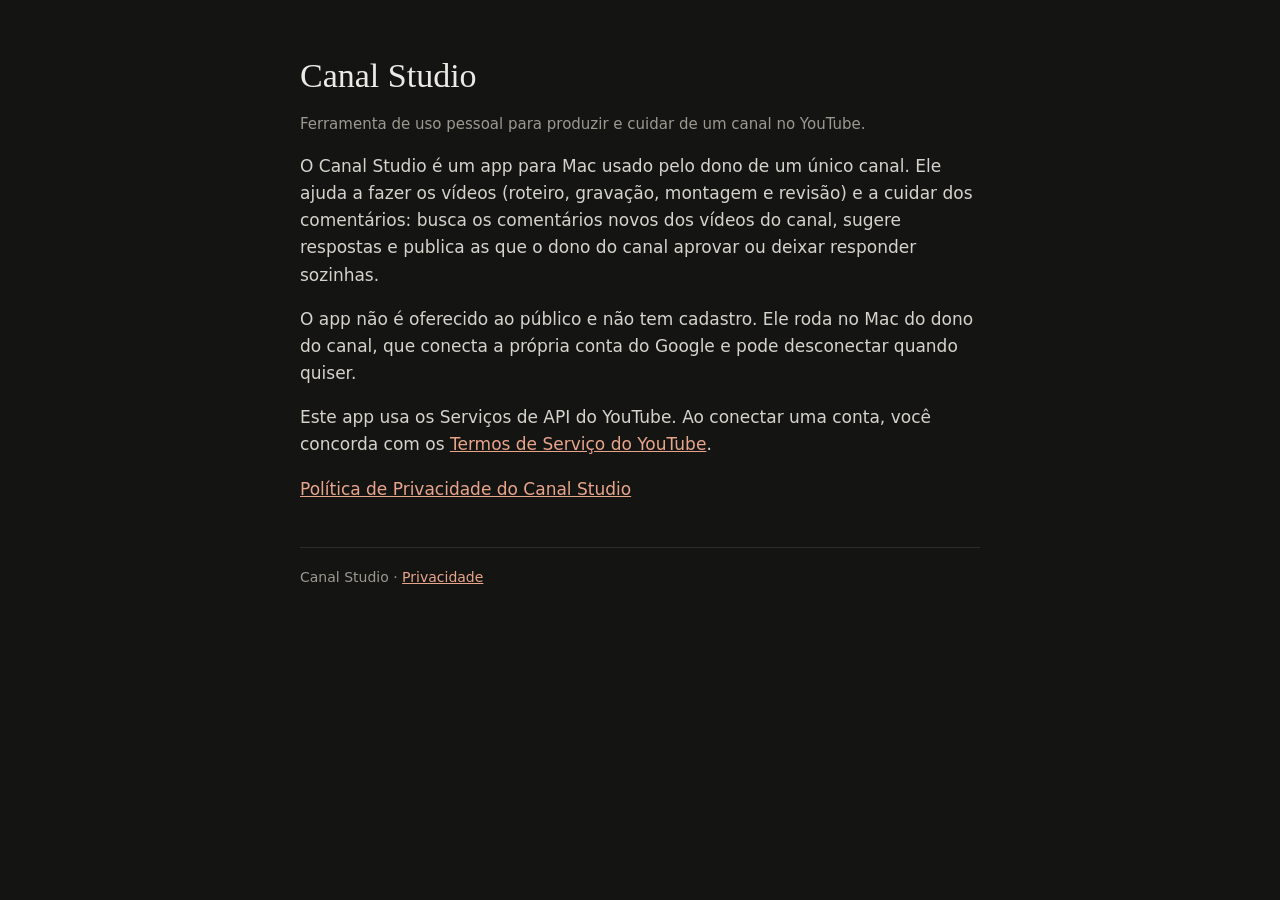
<file: index.html>
<!doctype html>
<html lang="pt-BR"><head><meta charset="utf-8"><meta name="viewport" content="width=device-width,initial-scale=1">
<title>Canal Studio</title><link rel="stylesheet" href="estilo.css"></head>
<body><main>
<h1>Canal Studio</h1>
<p class="sub">Ferramenta de uso pessoal para produzir e cuidar de um canal no YouTube.</p>
<p>O Canal Studio é um app para Mac usado pelo dono de um único canal. Ele ajuda a fazer os vídeos (roteiro, gravação, montagem e revisão) e a cuidar dos comentários: busca os comentários novos dos vídeos do canal, sugere respostas e publica as que o dono do canal aprovar ou deixar responder sozinhas.</p>
<p>O app não é oferecido ao público e não tem cadastro. Ele roda no Mac do dono do canal, que conecta a própria conta do Google e pode desconectar quando quiser.</p>
<p>Este app usa os Serviços de API do YouTube. Ao conectar uma conta, você concorda com os <a href="https://www.youtube.com/t/terms">Termos de Serviço do YouTube</a>.</p>
<p><a href="privacidade.html">Política de Privacidade do Canal Studio</a></p>
<footer>Canal Studio · <a href="privacidade.html">Privacidade</a></footer>
</main></body></html>
</file>
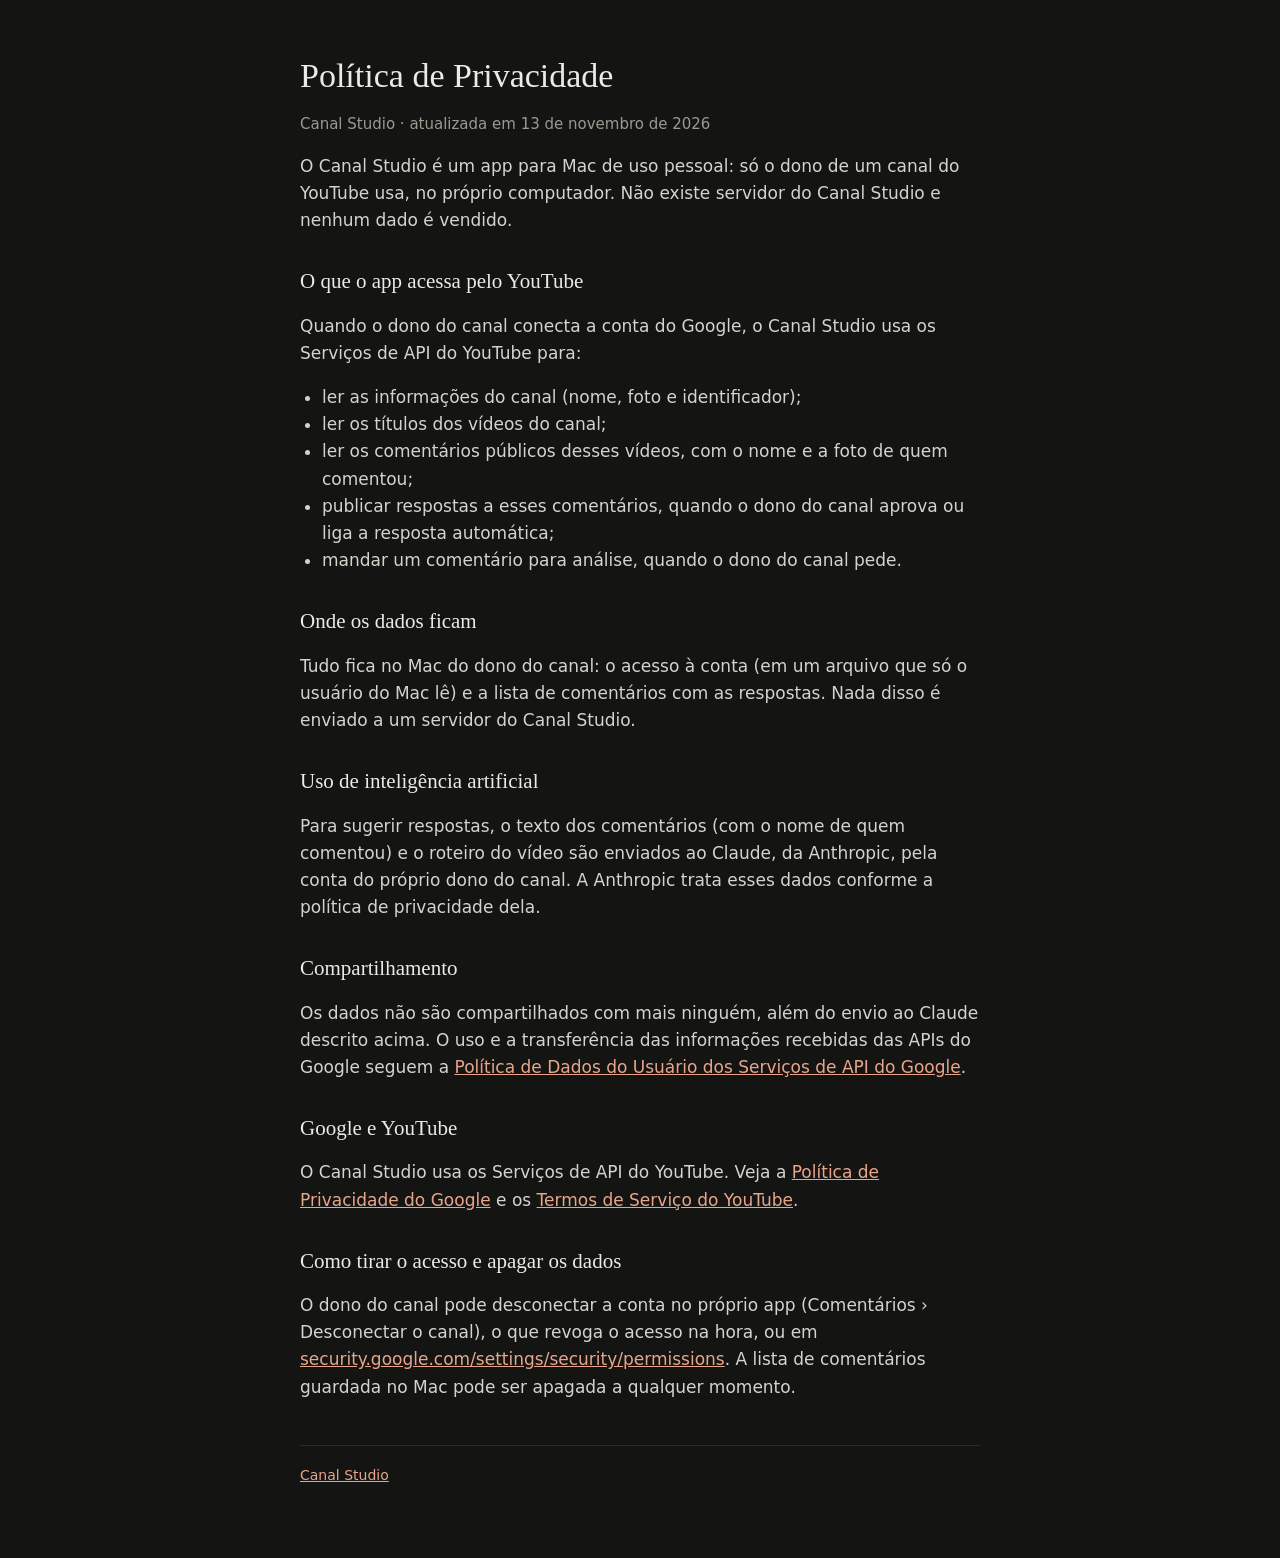
<file: privacidade.html>
<!doctype html>
<html lang="pt-BR"><head><meta charset="utf-8"><meta name="viewport" content="width=device-width,initial-scale=1">
<title>Privacidade · Canal Studio</title><link rel="stylesheet" href="estilo.css"></head>
<body><main>
<h1>Política de Privacidade</h1>
<p class="sub">Canal Studio · atualizada em 13 de novembro de 2026</p>
<p>O Canal Studio é um app para Mac de uso pessoal: só o dono de um canal do YouTube usa, no próprio computador. Não existe servidor do Canal Studio e nenhum dado é vendido.</p>

<h2>O que o app acessa pelo YouTube</h2>
<p>Quando o dono do canal conecta a conta do Google, o Canal Studio usa os Serviços de API do YouTube para:</p>
<ul>
<li>ler as informações do canal (nome, foto e identificador);</li>
<li>ler os títulos dos vídeos do canal;</li>
<li>ler os comentários públicos desses vídeos, com o nome e a foto de quem comentou;</li>
<li>publicar respostas a esses comentários, quando o dono do canal aprova ou liga a resposta automática;</li>
<li>mandar um comentário para análise, quando o dono do canal pede.</li>
</ul>

<h2>Onde os dados ficam</h2>
<p>Tudo fica no Mac do dono do canal: o acesso à conta (em um arquivo que só o usuário do Mac lê) e a lista de comentários com as respostas. Nada disso é enviado a um servidor do Canal Studio.</p>

<h2>Uso de inteligência artificial</h2>
<p>Para sugerir respostas, o texto dos comentários (com o nome de quem comentou) e o roteiro do vídeo são enviados ao Claude, da Anthropic, pela conta do próprio dono do canal. A Anthropic trata esses dados conforme a política de privacidade dela.</p>

<h2>Compartilhamento</h2>
<p>Os dados não são compartilhados com mais ninguém, além do envio ao Claude descrito acima. O uso e a transferência das informações recebidas das APIs do Google seguem a <a href="https://developers.google.com/terms/api-services-user-data-policy">Política de Dados do Usuário dos Serviços de API do Google</a>.</p>

<h2>Google e YouTube</h2>
<p>O Canal Studio usa os Serviços de API do YouTube. Veja a <a href="https://policies.google.com/privacy">Política de Privacidade do Google</a> e os <a href="https://www.youtube.com/t/terms">Termos de Serviço do YouTube</a>.</p>

<h2>Como tirar o acesso e apagar os dados</h2>
<p>O dono do canal pode desconectar a conta no próprio app (Comentários › Desconectar o canal), o que revoga o acesso na hora, ou em <a href="https://security.google.com/settings/security/permissions">security.google.com/settings/security/permissions</a>. A lista de comentários guardada no Mac pode ser apagada a qualquer momento.</p>
<footer><a href="index.html">Canal Studio</a></footer>
</main></body></html>
</file>
<file: estilo.css>
:root{color-scheme:dark}
body{margin:0;background:#141413;color:#eceae4;font:17px/1.6 -apple-system,BlinkMacSystemFont,"Segoe UI",system-ui,sans-serif}
main{max-width:680px;margin:0 auto;padding:56px 22px 72px}
h1{font:500 34px/1.2 Georgia,"Times New Roman",serif;margin:0 0 6px}
h2{font:500 21px/1.3 Georgia,"Times New Roman",serif;margin:34px 0 8px}
p,li{color:#d6d3cb}
.sub{color:#9c998f;font-size:15px}
a{color:#e8a58b}
ul{padding-left:22px}
footer{margin-top:44px;padding-top:18px;border-top:1px solid #2c2b28;font-size:14px;color:#9c998f}
</file>
